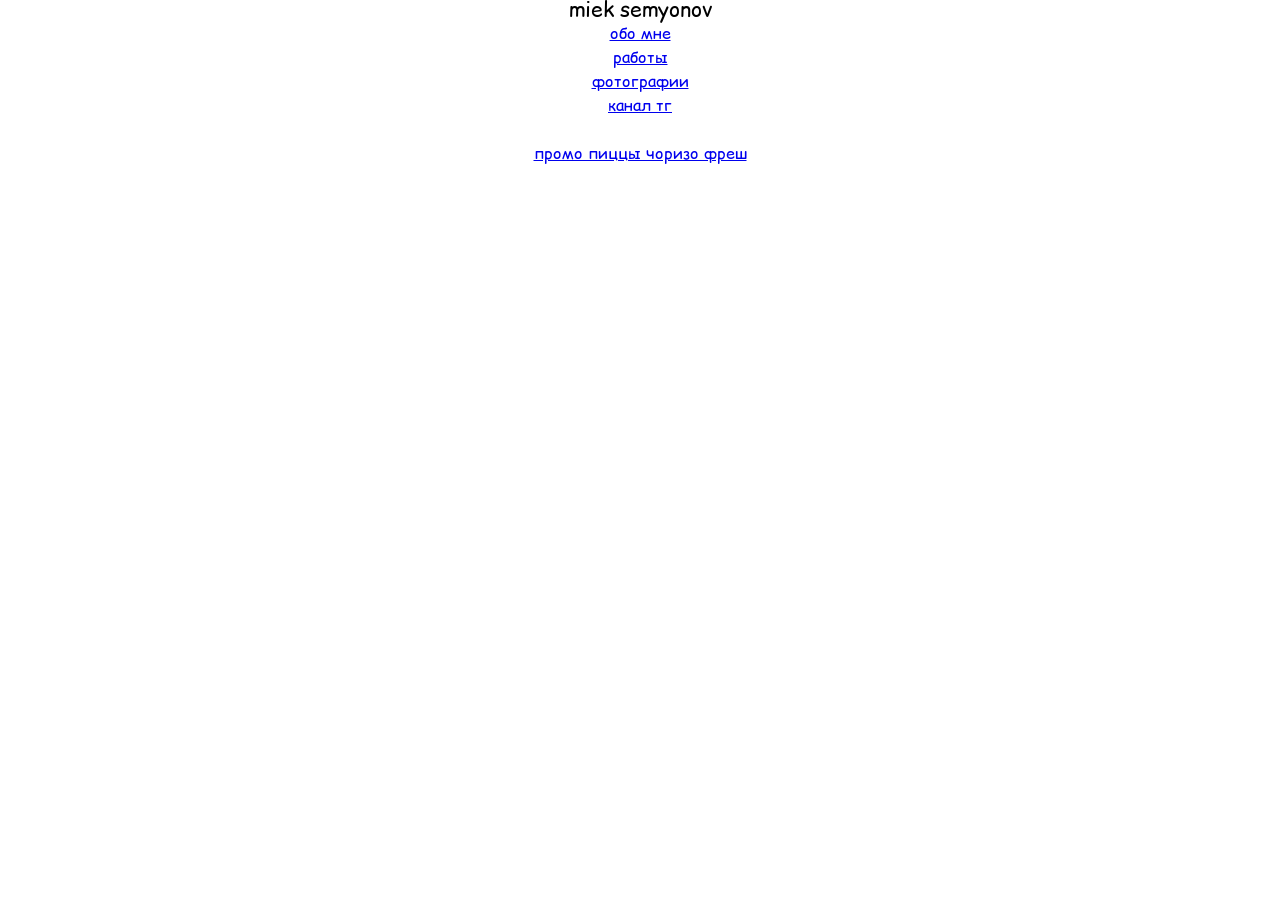
<file: index.html>
<!doctype html>
<html>
<head>
<meta charset="UTF-8">
<title>miek semyonov</title>
<link href="assets/main.css" rel="stylesheet" type="text/css">
</head>

<body>
	<section id="container">
		<section>
			<h1 id="sitename">miek semyonov</h1>
			<nav>
				<dl>
					<dd><a href="about/index.html">обо мне</a></dd>
					<dd><a href="works/index.html">работы</a></dd>
					<dd><a href="https://www.instagram.com/omgamithequeen/">фотографии</a></dd>
					<dd><a href="https://t.me/@shhhhhhitsawig">канал тг</a></dd>
				</dl>
			</nav>
		</section>
		<section>
			<div>
				<figure>
					<img />
					<figcaption><a href="works/chorizofresh/index.html">Промо пиццы Чоризо фреш</a></figcaption>
				</figure>
			</div>
		</section>
	</section>
</body>
</html>
</file>
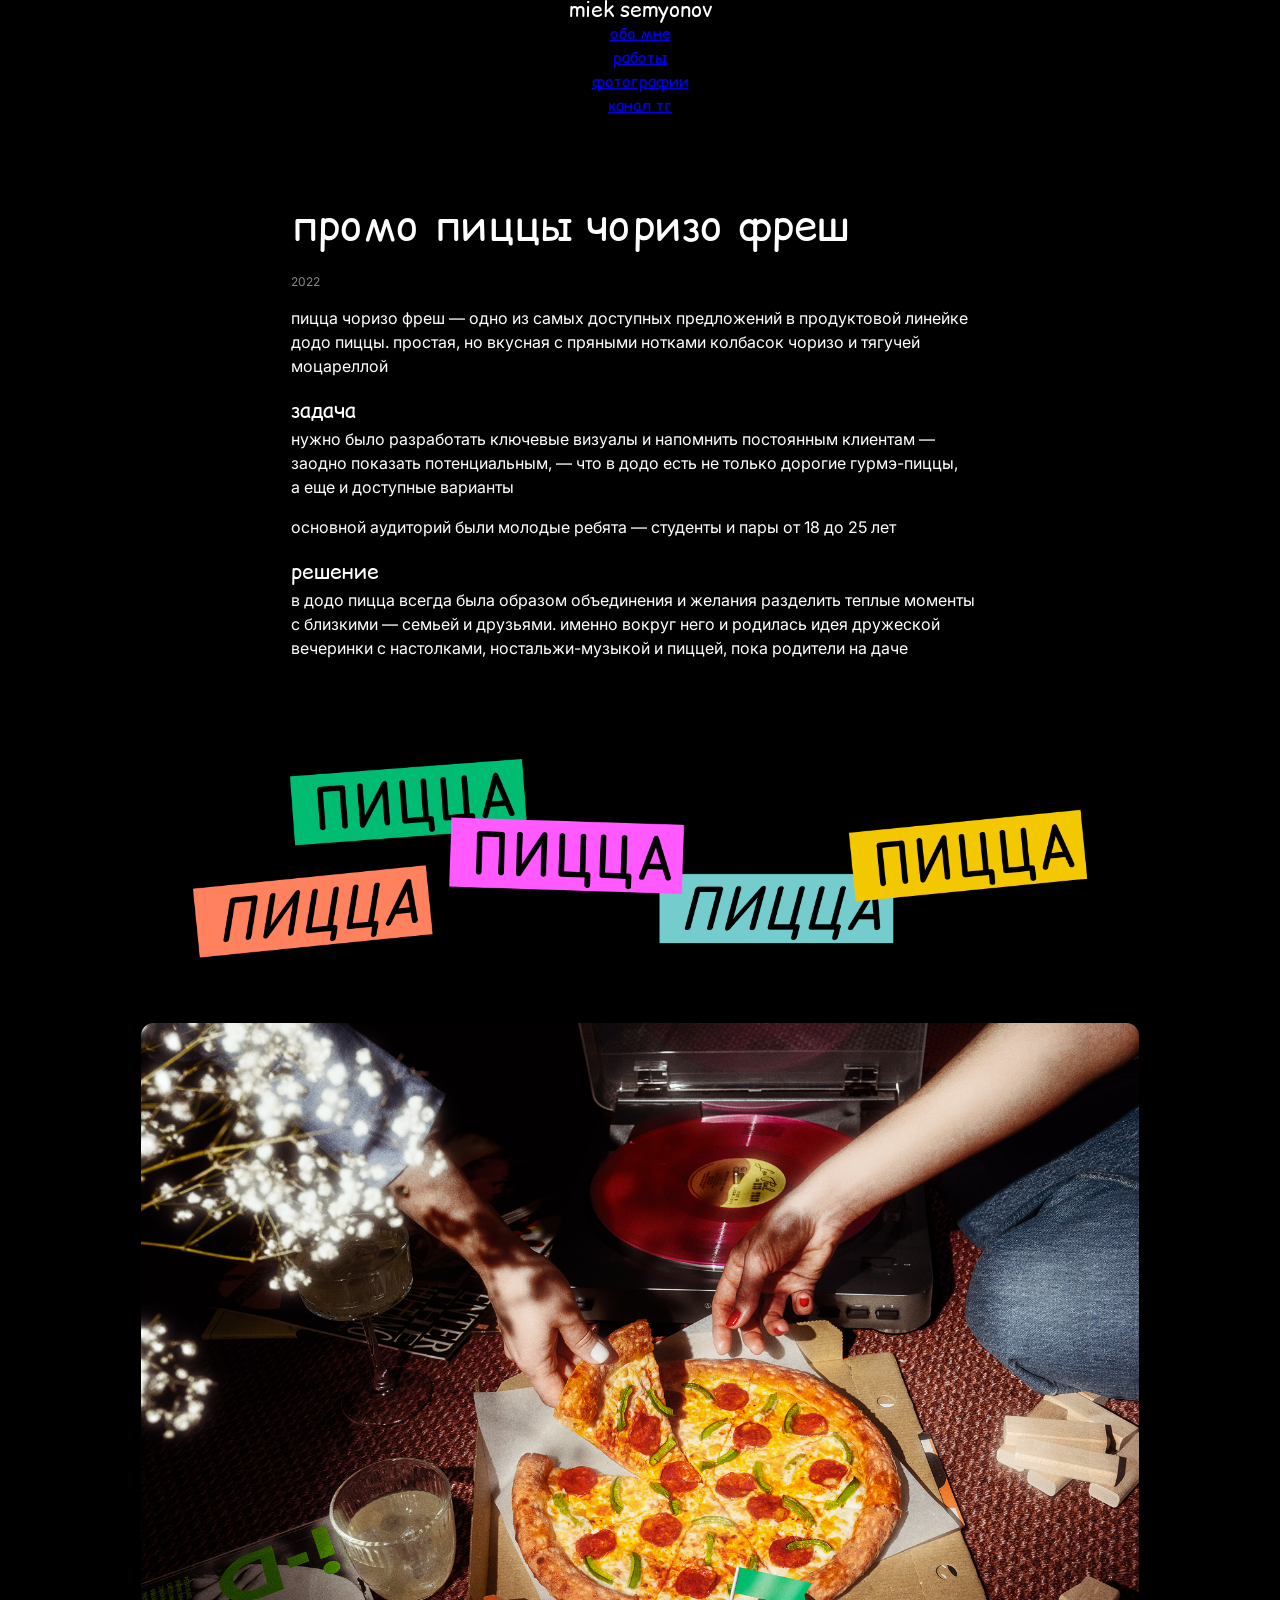
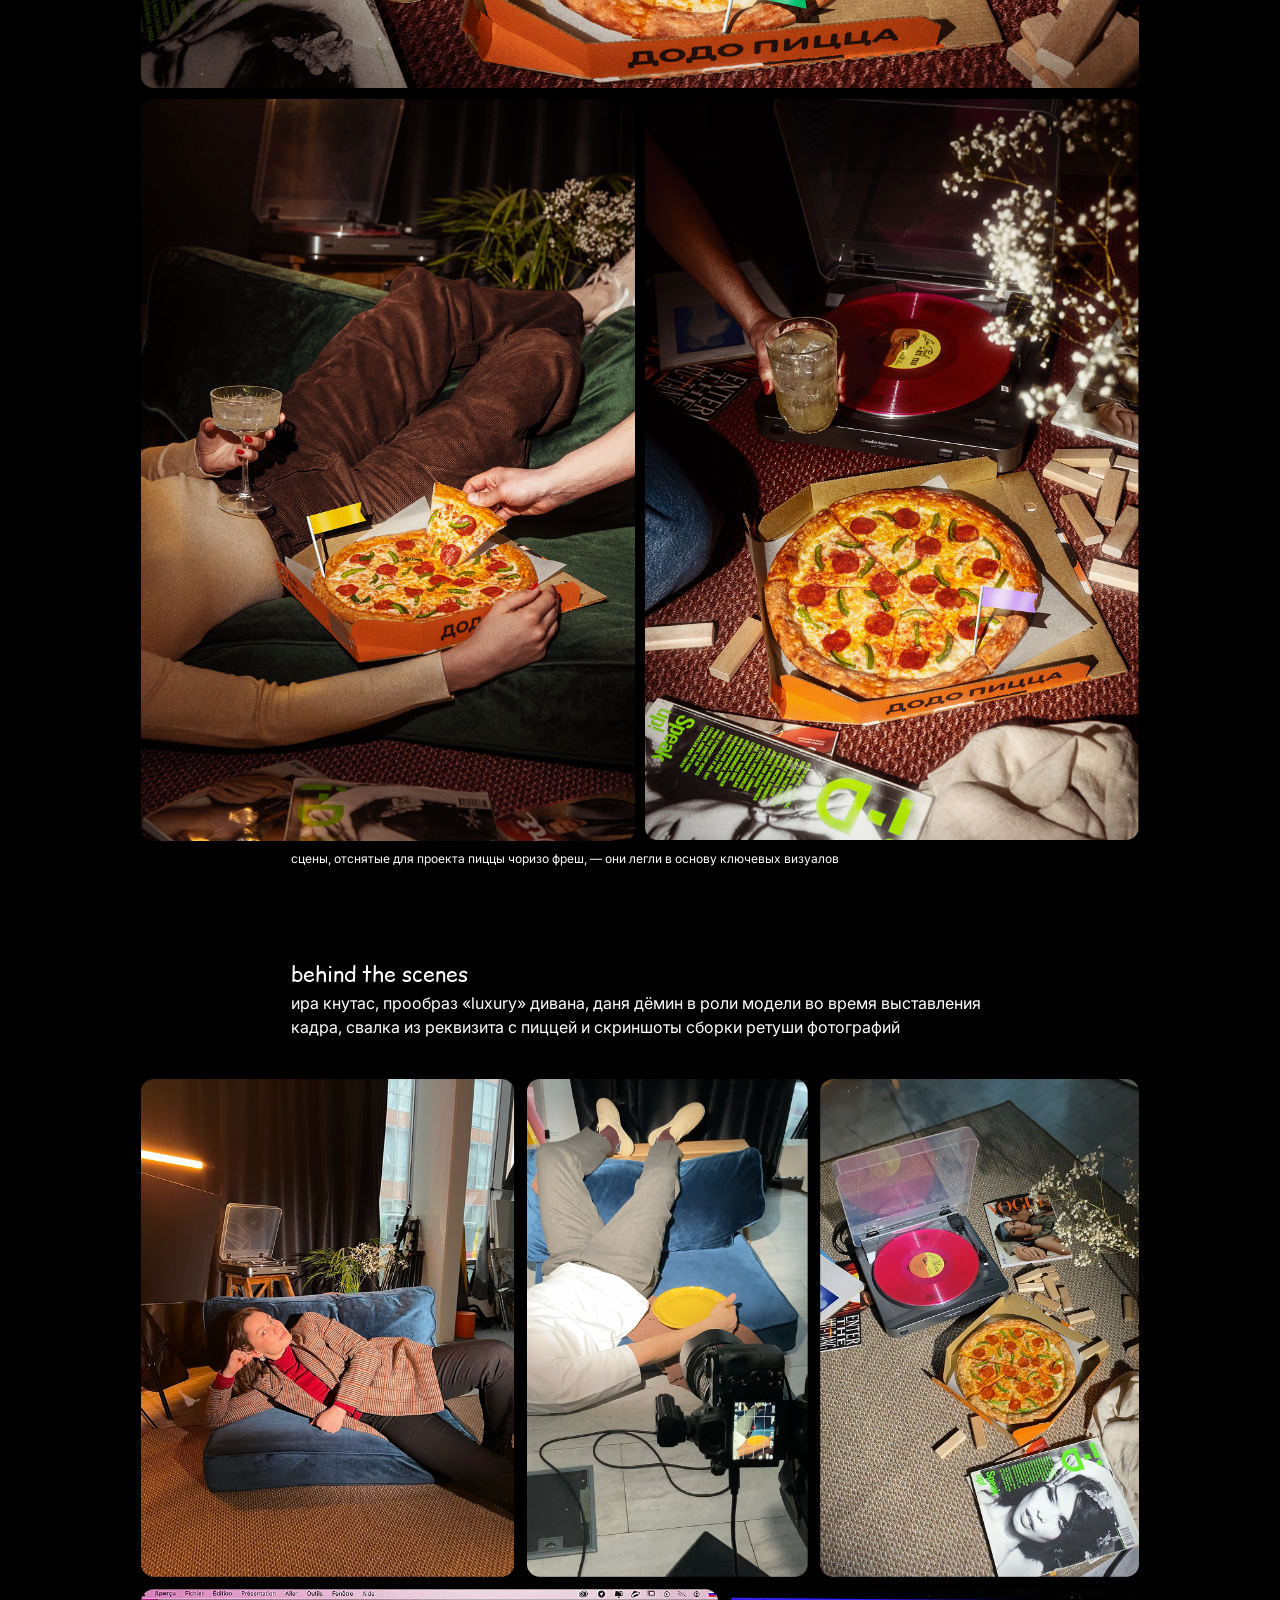
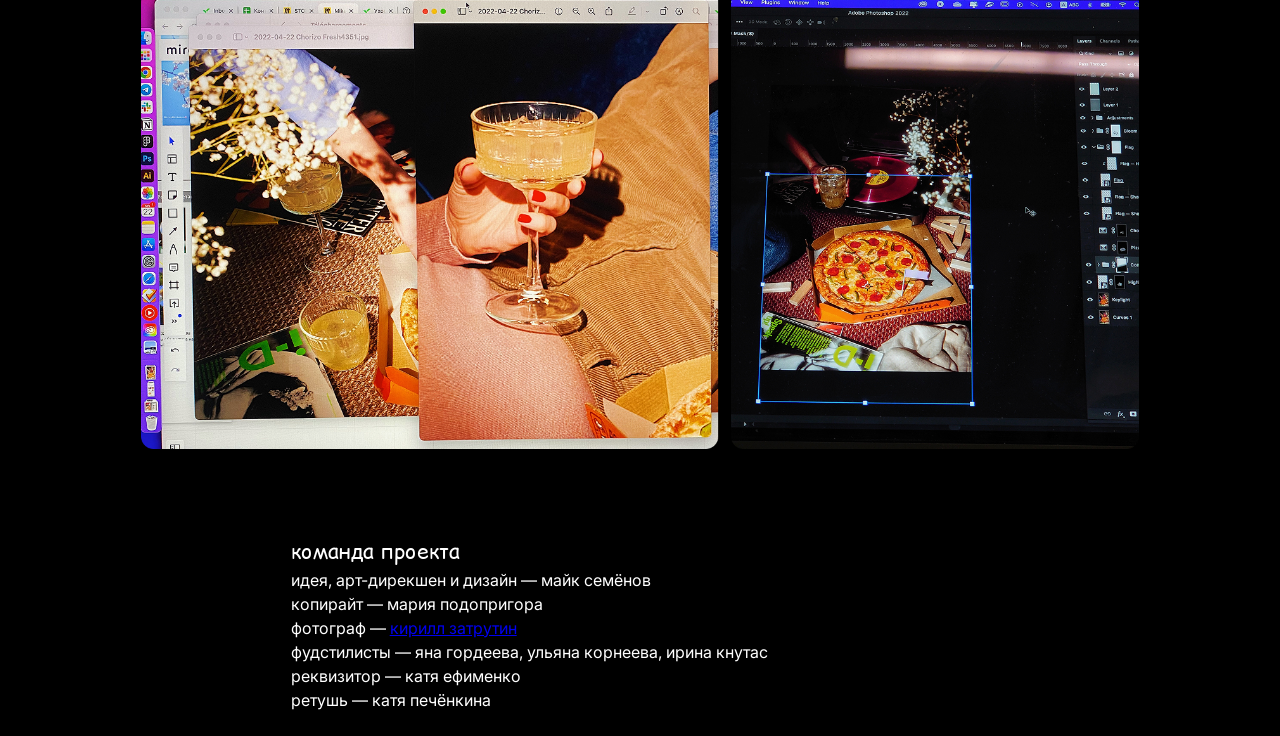
<file: works/chorizofresh/index.html>
<!doctype html>
<html>
<head>
<meta charset="UTF-8">
<title>Промо пиццы Чоризо фреш : miek semyonov</title>
<link href="../../assets/main.css" rel="stylesheet" type="text/css">
</head>

<body class="black">
	<section id="container">
		<section>
			<h1 id="sitename">miek semyonov</h1>
			<nav>
				<dl>
					<dd><a href="about/index.html">обо мне</a></dd>
					<dd><a href="works/index.html">работы</a></dd>
					<dd><a href="https://www.instagram.com/omgamithequeen/">фотографии</a></dd>
					<dd><a href="https://t.me/@shhhhhhitsawig">канал тг</a></dd>
				</dl>
			</nav>
		</section>

		<section>
			<div>
				<figure>
					<img />
					<figcaption></figcaption>
				</figure>

				<div class="project-description">
				<h1>Промо пиццы Чоризо фреш</h1>
					<p class="date-stamp">2022</p>
					<p>Пицца Чоризо фреш&nbsp;— одно из&nbsp;самых доступных предложений в&nbsp;продуктовой линейке Додо Пиццы. Простая, но&nbsp;вкусная с&nbsp;пряными нотками колбасок чоризо и&nbsp;тягучей моцареллой</p>
				<h3>Задача</h3>
					<p>Нужно было разработать ключевые визуалы и&nbsp;напомнить постоянным клиентам&nbsp;— заодно показать потенциальным,&nbsp;— что в&nbsp;Додо есть не&nbsp;только дорогие гурмэ-пиццы, а&nbsp;еще и&nbsp;доступные варианты</p>
					<p>Основной аудиторий были молодые ребята&nbsp;— студенты и&nbsp;пары от&nbsp;18 до&nbsp;25&nbsp;лет</p>
				<h3>Решение</h3>
					<p>В&nbsp;Додо пицца всегда была образом объединения и&nbsp;желания разделить теплые моменты с&nbsp;близкими&nbsp;— семьей и&nbsp;друзьями. Именно вокруг него и&nbsp;родилась идея дружеской вечеринки с&nbsp;настолками, ностальжи-музыкой и&nbsp;пиццей, пока родители на&nbsp;даче</p>
				</div>

				<div>
					<figure>
						<img src="assets/chorizofresh-pizza-pizza-pizza.png" alt="пицца! пицца! пицца! пицца! пицца!" class="fullwidth-image"  />
					</figure>

					<div class="columns">
						<figure>
							<img src="assets/chorizofresh-original-photos-01.png" alt="фотографии фотосессии" class="fullwidth-image"  />
						</figure>
					</div>
					<div class="columns">
						<div class="c2-cols-left">
							<figure>
								<img src="assets/chorizofresh-original-photos-02.png" alt="фотографии фотосессии" class="fullwidth-image"  />
							</figure>
						</div>
						<div class="c2-cols-right">
							<figure>
								<img src="assets/chorizofresh-original-photos-03.png" alt="фотографии фотосессии" class="fullwidth-image"  />
							</figure>
						</div>
						<div class="clear"></div>
					</div>

				</div>

				<div class="project-description no-padding notes">
					<p>Сцены, отснятые для&nbsp;проекта пиццы Чоризо фреш,&nbsp;— они легли в&nbsp;основу ключевых визуалов</p>
				</div>

				<div class="project-description">
				<h3>Behind the scenes</h3>
					<p>Ира Кнутас, прообраз «luxury» дивана, Даня Дёмин в&nbsp;роли модели во&nbsp;время выставления кадра, свалка из&nbsp;реквизита с&nbsp;пиццей и&nbsp;скриншоты сборки ретуши фотографий</p>
				</div>

				<div>
					<figure>
						<img src="assets/chorizofresh-behind-the-scenes.png" alt="behind the scenes" class="fullwidth-image"  />
					</figure>
				</div>

				<div class="project-description">
				<h3>Команда проекта</h3>
					<ul>
						<li>Идея, арт-дирекшен и&nbsp;дизайн&nbsp;— Майк Семёнов</li>
						<li>Копирайт&nbsp;— Мария Подопригора</li>
						<li>Фотограф&nbsp;— <a href="https://t.me/@zatrutorun">Кирилл Затрутин</a></li>
						<li>Фудстилисты&nbsp;— Яна Гордеева, Ульяна Корнеева, Ирина Кнутас</li>
						<li>Реквизитор&nbsp;— Катя Ефименко</li>
						<li>Ретушь&nbsp;— Катя Печёнкина</li>
					</ul>
				</div>

			</div>
		</section>

	</section>
</body>
</html>
</file>
<file: assets/main.css>
@charset "UTF-8";
/* CSS Document */

/* fonts imports */
@import url('https://fonts.googleapis.com/css2?family=Comic+Relief:wght@400;700&display=swap');
@import url('https://fonts.googleapis.com/css2?family=Inter:ital,opsz,wght@0,14..32,100..900;1,14..32,100..900&display=swap');
@import url('https://fonts.googleapis.com/css2?family=Inter:ital,opsz,wght@1,14..32,100..900&display=swap');

/* reset */
body, h1, h2, h3, h4, h5, h6, p, dl, dt, dd, ul, ol, li, figcaption, figure, img, quote, div, section {
	padding: 0;
	margin: 0;
	border: 0;
	list-style: none;
}

body {
	background: #fff;
	font-family: "Comic Relief", system-ui;
	font-weight: 400;
	font-style: normal;
	font-size: 1em;
	line-height: 150%;
	text-align: center;
	color: #000;
	text-transform: lowercase;
}

section#container {
	margin: 0 auto;
}

.black {
	background: #000;
	color: #fff;
}

h1#sitename {
	font-size: 1.3em;
	font-weight: 400;
}

h1 {
	font-size: 2.6em;
	font-weight: 400;
	line-height: 100%;
}

h3 {
	font-size: 1.3em;
	font-weight: 400;
	margin: 1em 0 0.2em;
}

p {
	font-family: "Inter", sans-serif;
	font-optical-sizing: auto;
	font-weight: 400;
	font-style: normal;
	margin: 0 0 1em;
}

ul, li {
	font-family: "Inter", sans-serif;
	font-optical-sizing: auto;
	font-weight: 400;
	font-style: normal;
}


.date-stamp {
	font-size: 75%;
	color: #888;
	margin-top: 2em;
}

.notes {
	font-size: 75%;
	font-style: italic;
	line-height: 120%;
}

img.fullwidth-image {
	width: 100%;
	height: auto;
}

.columns {
	display: block;
	clear: both;
	line-height: 90%;
	padding: 0;
	margin: 0 0 10px 0;
}

.c2-cols-left {
	float: left;
	width: calc(50% - 5px);
	display: inline-block;
	line-height: 90%;
	padding: 0;
	margin: 0;
}

.c2-cols-right {
	float: right;
	width: calc(50% - 5px);
	display: inline-block;
	line-height: 90%;
	padding: 0;
	margin: 0;
}

.clear {
	clear: both;
}


@media (min-width: 998px) {
	section#container {
		max-width: 998px;
	}
	
	.project-description {
		width: 70%;
		margin: 0 auto;
		text-align: left;
		padding: 4em 0 1.5em;
	}

	.no-padding {
		padding: 0;
	}
}
	
}
</file>
